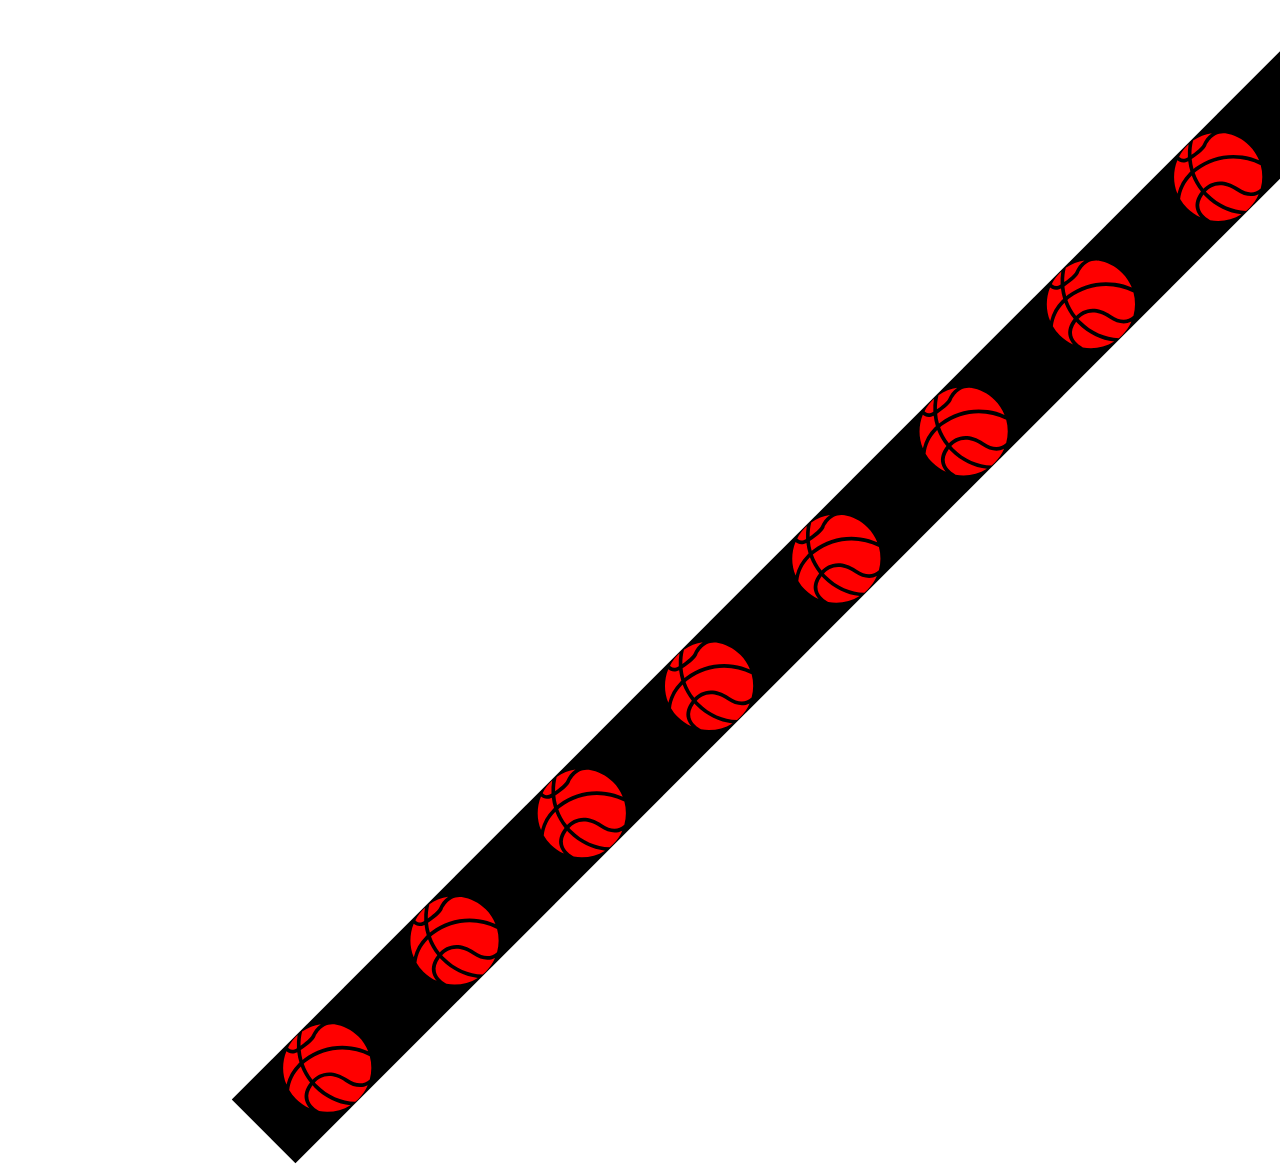
<file: index.html>
<!DOCTYPE html>
<html lang="en">
<head>
    <meta charset="UTF-8">
    <meta name="viewport" content="width=device-width, initial-scale=1.0">
    <meta http-equiv="X-UA-Compatible" content="ie=edge">
    <title>Bball Pattern</title>
    <link rel="stylesheet" href="style.css">
</head>
<body>


    <div id="black-row"></div>

    <script src="jq.js"></script>

        <!-- <svg class="testbball spin move" viewBox="0 0 1000 1000" version="1.1" xmlns="http://www.w3.org/2000/svg" xmlns:xlink="http://www.w3.org/1999/xlink" xml:space="preserve">
            <g><g><g><path d="M386,287.8c-13.2-1.9-26.3-3.3-39-4.3c-28.8,60.1-48.2,125.4-56.5,194.2c88.1-0.3,234.8,36.1,281.7,268.3c23,114.9,78.1,173.5,170.3,179.9c76.1-43.4,139.4-106.6,183-182.6C849.9,508.7,646.3,325.2,386,287.8z"/><path d="M245.7,522.4c-67.2,10.2-114,36.8-139.3,78.9C70.7,660.8,85.1,738.9,95.7,777c68.2,99.3,172,172.3,293.1,200.4c-90.8-113.7-143.9-260.1-143.9-423.8C244.9,543.1,245.2,532.8,245.7,522.4z"/><path d="M322.8,241c18.5-34.8,40-67.8,64.2-98.7c-57.8-20.2-75.5-62.5-77.3-93.8c-118.3,50-213,145-262.3,263.7c75.2-46.8,161.3-71.5,256.1-71.5C309.9,240.7,316.4,240.9,322.8,241z"/><path d="M248.9,480.6c7.7-70.1,26.2-137,53.9-198.9c-110.1,0.2-202,34.6-276.9,94.2c-10.5,39.6-16,81.3-16,124.3c0,62.4,11.7,122.1,32.9,177.1c1.9-32.2,9.7-66.1,28.2-97C104.1,525.1,164,491.6,248.9,480.6z"/><path d="M415.9,108c32.4-36.2,68.8-68.9,108.3-97.2c-8.1-0.4-16.2-0.6-24.2-0.6c-93.9,0-148.8,25.6-148.8,25.6C350.3,41.6,344.4,91.7,415.9,108z"/><path d="M897.6,213.8l-0.8,0.6C805,99.7,656.8,159.4,655.2,160c-40.3,16.7-113.8,14.3-224.4-7.1c-23.7,28.3-44.8,58.9-63.2,91.3c8,0.8,16.1,1.8,24.3,2.9C578.8,274,744,372.1,857.1,523.1c39.4,52.6,70.8,109.4,93.8,168.9c25.2-58.9,39.1-123.8,39.1-191.8C989.9,393.2,955.7,294.3,897.6,213.8z"/><path d="M639.5,122.2c34.2-14.2,92.7-26.3,153.2-14.8c-59.5-44.6-129.5-75.7-205.6-89.4c-45.6,27.8-87.3,61.2-124.3,99.3C570.9,136.1,618.6,130.8,639.5,122.2z"/><path d="M532,754.1c-40.7-202.2-161.2-237.2-245.1-235.5c-0.7,11.6-1,23.1-1,34.8c0,168.6,60.5,321.4,165.6,434.1c15.9,1.5,32.1,2.3,48.5,2.3c63.7,0,124.8-12.2,180.7-34.4C603.6,929.9,553.7,862.5,532,754.1z"/></g></g><g></g><g></g><g></g><g></g><g></g><g></g><g></g><g></g><g></g><g></g><g></g><g></g><g></g><g></g><g></g></g>
        </svg> -->


    <script>

        var blackBar = document.getElementById('black-row');
        blackBar.style.width = window.innerHeight * 2+'px';

        window.addEventListener("resize", function(e){
            blackBar.style.width = window.innerHeight * 2+'px';
            // console.log('resize');
            // console.log(blackBar.style.width);
            // console.log(window.innerHeight)
            // $('#black-row > .ball').width(blackBar.style.width);
        })

        function appendWhiteBalls(){
            var bball = `<svg class="bball" viewBox="0 0 1000 1000" version="1.1" xmlns="http://www.w3.org/2000/svg" xmlns:xlink="http://www.w3.org/1999/xlink" xml:space="preserve">
                    <g><g><g><path d="M386,287.8c-13.2-1.9-26.3-3.3-39-4.3c-28.8,60.1-48.2,125.4-56.5,194.2c88.1-0.3,234.8,36.1,281.7,268.3c23,114.9,78.1,173.5,170.3,179.9c76.1-43.4,139.4-106.6,183-182.6C849.9,508.7,646.3,325.2,386,287.8z"/><path d="M245.7,522.4c-67.2,10.2-114,36.8-139.3,78.9C70.7,660.8,85.1,738.9,95.7,777c68.2,99.3,172,172.3,293.1,200.4c-90.8-113.7-143.9-260.1-143.9-423.8C244.9,543.1,245.2,532.8,245.7,522.4z"/><path d="M322.8,241c18.5-34.8,40-67.8,64.2-98.7c-57.8-20.2-75.5-62.5-77.3-93.8c-118.3,50-213,145-262.3,263.7c75.2-46.8,161.3-71.5,256.1-71.5C309.9,240.7,316.4,240.9,322.8,241z"/><path d="M248.9,480.6c7.7-70.1,26.2-137,53.9-198.9c-110.1,0.2-202,34.6-276.9,94.2c-10.5,39.6-16,81.3-16,124.3c0,62.4,11.7,122.1,32.9,177.1c1.9-32.2,9.7-66.1,28.2-97C104.1,525.1,164,491.6,248.9,480.6z"/><path d="M415.9,108c32.4-36.2,68.8-68.9,108.3-97.2c-8.1-0.4-16.2-0.6-24.2-0.6c-93.9,0-148.8,25.6-148.8,25.6C350.3,41.6,344.4,91.7,415.9,108z"/><path d="M897.6,213.8l-0.8,0.6C805,99.7,656.8,159.4,655.2,160c-40.3,16.7-113.8,14.3-224.4-7.1c-23.7,28.3-44.8,58.9-63.2,91.3c8,0.8,16.1,1.8,24.3,2.9C578.8,274,744,372.1,857.1,523.1c39.4,52.6,70.8,109.4,93.8,168.9c25.2-58.9,39.1-123.8,39.1-191.8C989.9,393.2,955.7,294.3,897.6,213.8z"/><path d="M639.5,122.2c34.2-14.2,92.7-26.3,153.2-14.8c-59.5-44.6-129.5-75.7-205.6-89.4c-45.6,27.8-87.3,61.2-124.3,99.3C570.9,136.1,618.6,130.8,639.5,122.2z"/><path d="M532,754.1c-40.7-202.2-161.2-237.2-245.1-235.5c-0.7,11.6-1,23.1-1,34.8c0,168.6,60.5,321.4,165.6,434.1c15.9,1.5,32.1,2.3,48.5,2.3c63.7,0,124.8-12.2,180.7-34.4C603.6,929.9,553.7,862.5,532,754.1z"/></g></g><g></g><g></g><g></g><g></g><g></g><g></g><g></g><g></g><g></g><g></g><g></g><g></g><g></g><g></g><g></g></g>
                    </svg>`;
        
            for(var i = 0; i < 10; i ++){
                console.log("inner loop");
                $('#black-row').append(bball);
                var ball = $('#black-row > .bball:last')
                // ball.addClass('move');
                ball.addClass('spin');
                // if(i % 2 == 0) {
                //     ball.addClass('spin');
                // } else {
                //     ball.addClass('backspin');
                // }
                
            }
        }

        appendWhiteBalls();
        
    </script>
</body>
</html>
</file>
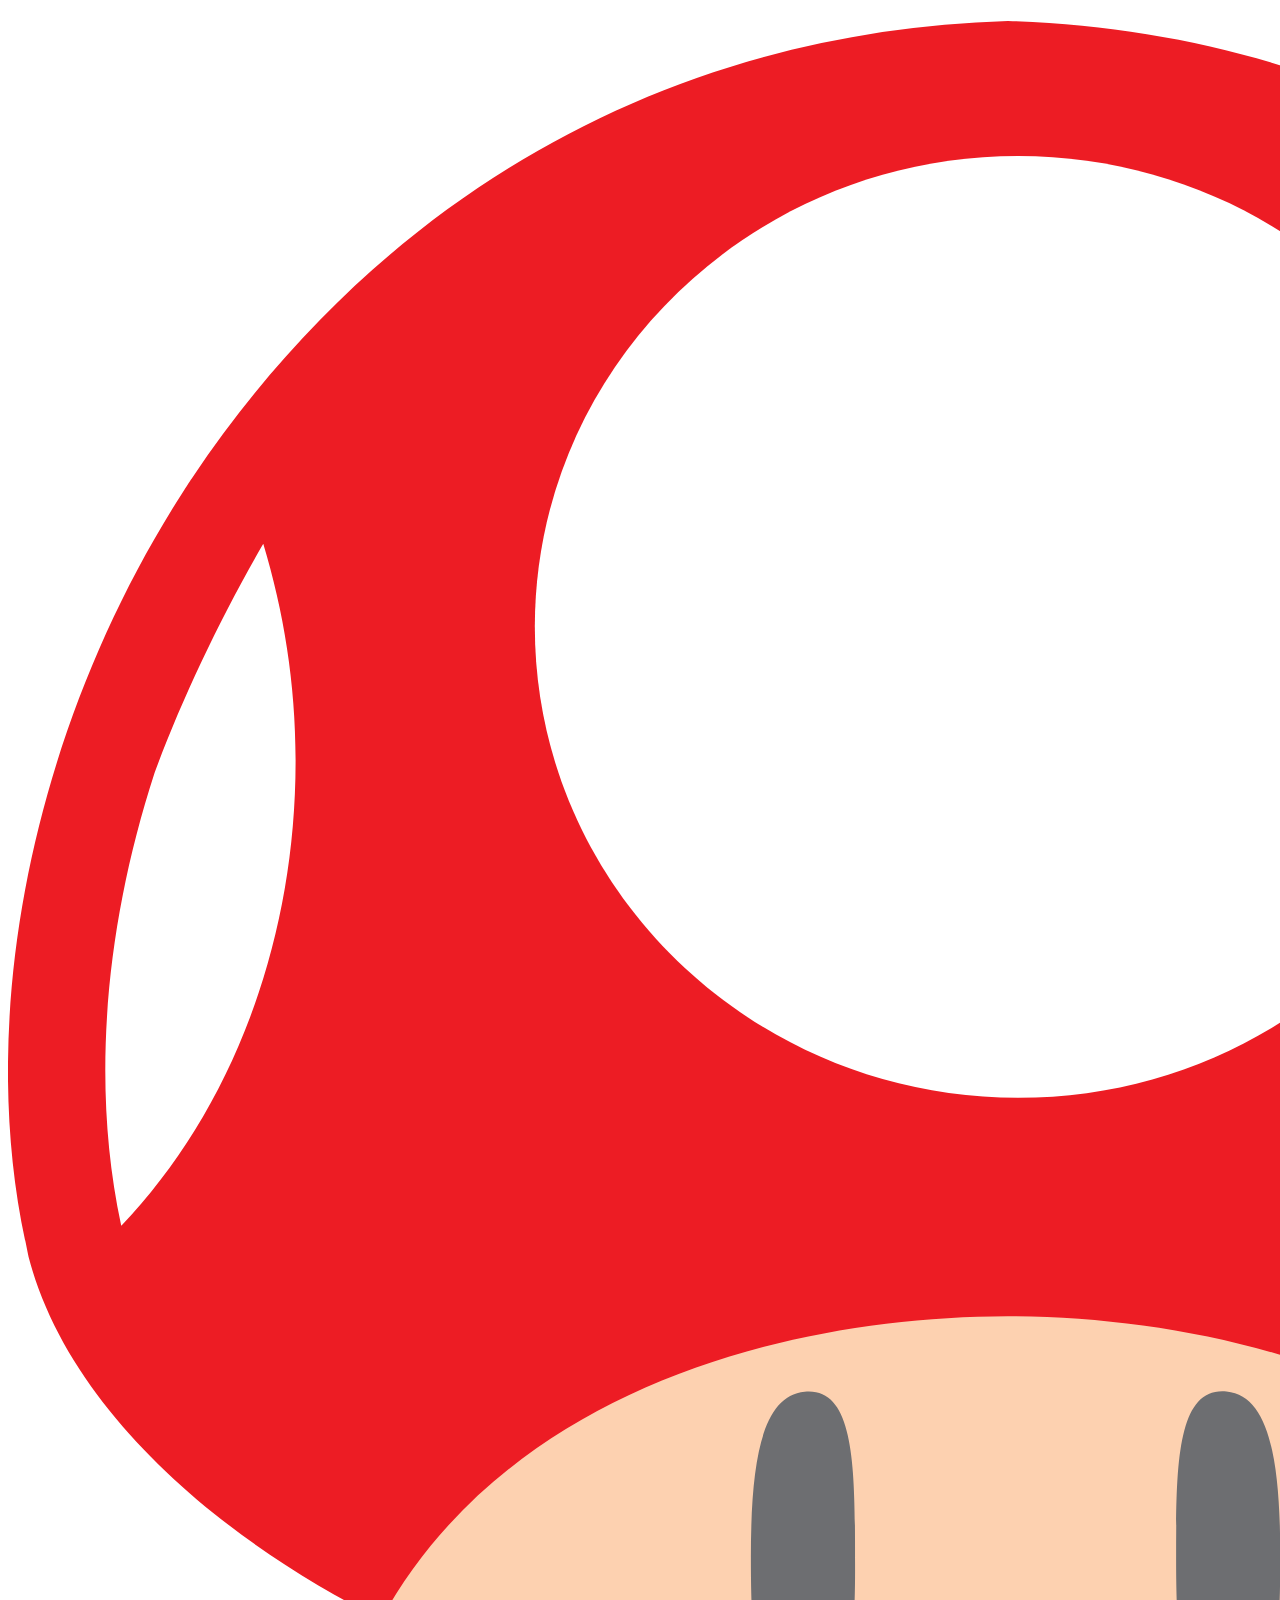
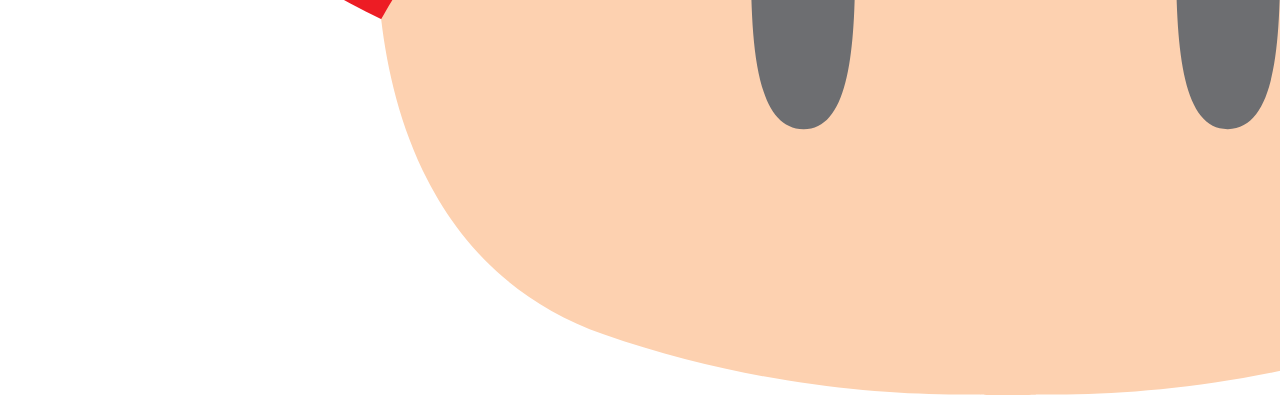
<file: shrum.htm>
<!-- saved from url=(0147)http://vignette1.wikia.nocookie.net/nintendo/images/9/9c/Artwork_-_SUPER_MUSHROOM_%28Simple%29.svg/revision/latest?cb=20160716213644&path-prefix=en -->
<html><head><meta http-equiv="Content-Type" content="text/html; charset=windows-1252"></head><body><svg version="1.1" id="Layer_1" xmlns="http://www.w3.org/2000/svg" xmlns:xlink="http://www.w3.org/1999/xlink" x="0px" y="0px" viewBox="0 0 698.9 689.8" style="enable-background:new 0 0 698.9 689.8;" xml:space="preserve">
<style type="text/css">
	.A{fill:#ED1C24;}
	.B{fill:#FFFFFF;}
	.C{fill:#FDD1B0;}
	.D{fill:#6D6E71;}

	svg {
		width: 2000;
		height: 2000;
	}
</style>
<g id="スーパーキノコ">
	<path class="A" d="M637.1,163.7c0,0-2.6-3.8-2.7-4.1C568,60.2,466.8,3.5,349.4,0C232,3.5,130.9,60.2,64.4,159.6
		c-0.2,0.2-2.7,4.1-2.7,4.1C9.8,244-11.5,344.4,6,426.2V426c0.4,1.9,0.7,3.7,1.2,5.9C22,488.7,80.8,534.3,130.5,558.5
		c57.6-70.8,132.5-105.1,219.4-105.3c87,0.2,158.9,28.1,218.5,105.3c49.7-24.2,108.5-69.8,123.2-126.6c0.5-2.1,0.9-4,1.2-5.9
		l0.1,0.1C710.4,344.4,689,244,637.1,163.7"></path>
	<path class="B" d="M39.6,421l-0.1-0.4c-3.7-17.2-5.5-35.4-5.5-54c0-33.8,6-69.3,17.2-103.8c8.8-24.1,23-54.4,38-80.1
		c7.1,23.5,11.3,48.9,11.3,75.5C100.6,323.6,76.9,382,39.6,421"></path>
	<path class="B" d="M353,376.3c-93.3,0-168.9-73.7-168.9-164.6S259.7,47.2,353,47.2c93.3,0,168.9,73.7,168.9,164.5
		S446.3,376.3,353,376.3"></path>
	<path class="B" d="M663.4,420.1c0,0.1,0,0.2,0,0.4c-37-39-60.6-97.1-60.6-162.3c0-26.3,4-51.5,11-74.8
		c15.8,27.1,30.6,59.1,39.1,83.5c10.4,32.9,15.9,66.6,15.9,99C668.9,384.4,667.1,402.6,663.4,420.1"></path>
	<path class="C" d="M349.3,452.6c-79,0.2-175.4,26.7-218.9,105.9c4.6,39.2,21.8,90.4,77.7,110.1c44.8,15.8,90.1,20.8,120.7,21
		c0.1,0,10.8,0,10.8,0c0.2,0.2,9.8,0.2,9.8,0.2s9.6,0,9.9-0.2c0,0,10.7,0,10.7,0c30.6-0.2,75.9-5.2,120.6-21
		c55.9-19.7,73.1-70.9,77.7-110.1C524.8,479.3,428.4,452.8,349.3,452.6"></path>
	<path class="D" d="M278,596.9c-16.3-0.2-18.4-27.7-18.4-60.1c0-32.5,3.5-56.4,18.8-57.8c17.6-1.7,17.6,26.5,17.6,59
		C296.2,570.5,293.5,597,278,596.9"></path>
	<path class="D" d="M426.3,596.9c-15.5,0.1-18.1-26.4-18.1-59c0-32.5,0-60.7,17.6-59c15.3,1.4,18.8,25.3,18.8,57.8
		C444.6,569.2,442.5,596.6,426.3,596.9"></path>
</g>
</svg></body></html>
</file>
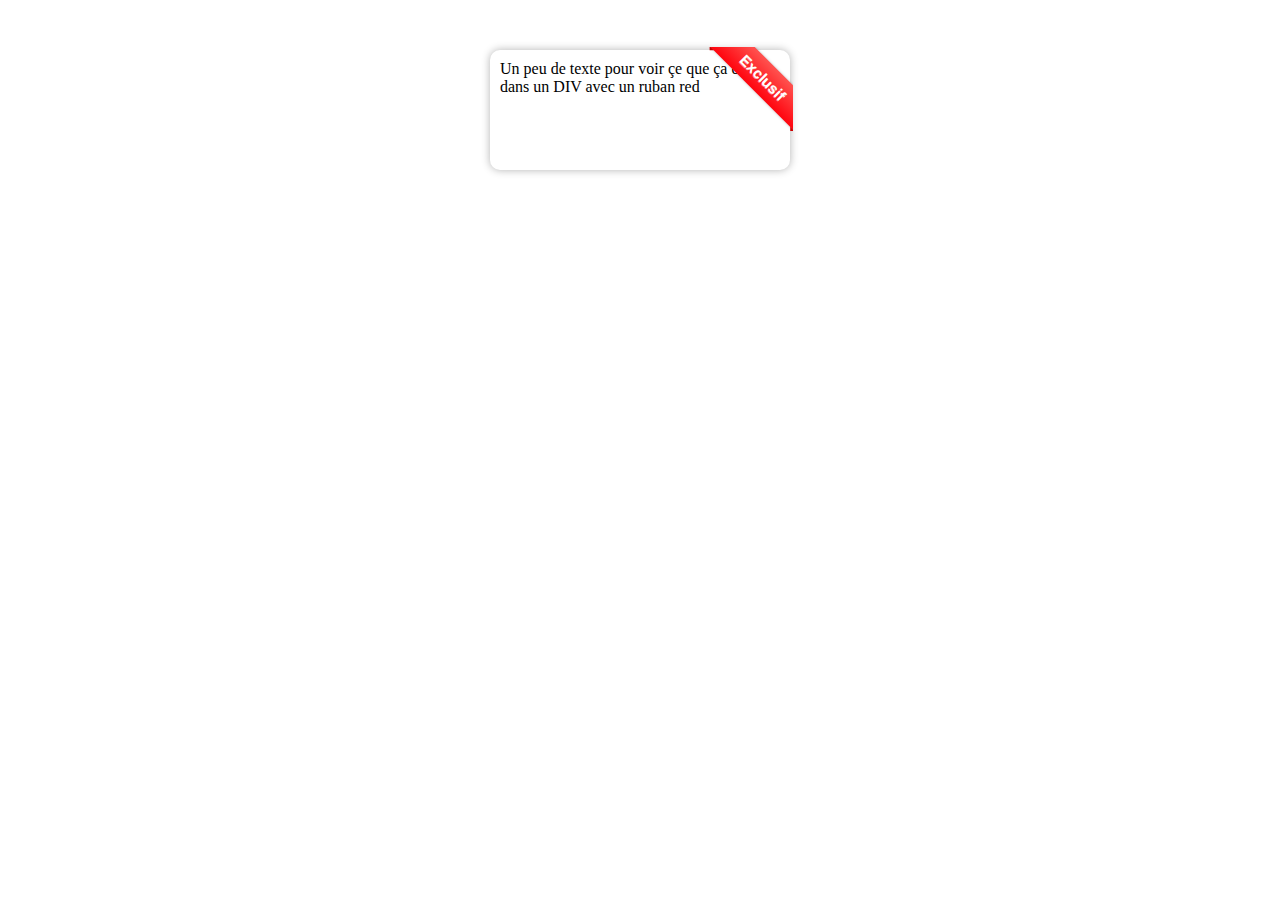
<file: test.html>
<!DOCTYPE html>
<html lang="en">
<head>
    <meta charset="UTF-8">
    <meta name="viewport" content="width=device-width, initial-scale=1.0">
    <meta http-equiv="X-UA-Compatible" content="ie=edge">
    <title>Document</title>
    <link rel="stylesheet" href="test.css">
</head>
<body>
    <div class="mycustomwrapper">
        Un peu de texte pour voir çe que ça donne dans un DIV
        avec un ruban red
        <div class="ribbon-wrapper">
            <div class="ribbon red">Exclusif</div>
        </div>
    </div>
</body>
</html>
</file>
<file: style.css>
* {
    padding: 0;
    margin: 0;
}

#black-row {
    transform: rotate(-45deg);
    background-color: black;
    height: 10vh;
    position: relative;
    top: 50vh;
}

.bball {
    transform-origin: center;
}

#black-row .bball {
    fill: red;
    height: 10vh;
    width: 10%;
    position: relative;
}

.testbball {
    height: 100px;
    width: 100px;
    position: relative;
}

.spin {
    -webkit-animation: spin 3s infinite linear; 
    -moz-animation:    spin 3s infinite linear; 
    -o-animation:      spin 3s infinite linear; 
    animation:         spin 3s infinite linear; 
}

.backspin {
    -webkit-animation: spin 3s infinite linear reverse; 
    -moz-animation:    spin 3s infinite linear reverse; 
    -o-animation:      spin 3s infinite linear reverse; 
    animation:         spin 3s infinite linear reverse;
}

.move {
    -webkit-animation: move 3s infinite linear; 
    -moz-animation:    move 3s infinite linear; 
    -o-animation:      move 3s infinite linear; 
    animation:         move 3s infinite linear;
}

@keyframes spin {
    from {
        transform: rotate(0);
        /* translate(0 0 100% 0) */
        /* left: 100%;
        top: 0; */
    }
    to {
        transform: rotate(360deg);
        /* translate(100vh 0 0 0)  */
        /* left: 0;
        top: 100vh; */
    }
}

@keyframes move {
    from {
        /* transform:translate(0, 0); */
        left: 100%;
        top: 0;
    }
    to {
        /* transform:translate(2, 1); */
        left: 0;
        top: 100vh;
    }
}
</file>
<file: test.css>
/*
    Ribbons
    Source: http://blogabill.billiouw.com/un-ruban-diagonal-en-css3-diagonal-ribbon-in-css3/
*/

.mycustomwrapper {
    margin: 50px auto;
    padding: 10px;
    width: 280px;
    min-height: 100px;
    background: white;
    border-radius: 10px;
    -webkit-box-shadow: 0px 0px 8px rgba(0,0,0,0.3);
    -moz-box-shadow:    0px 0px 8px rgba(0,0,0,0.3);
    box-shadow:         0px 0px 8px rgba(0,0,0,0.3);
    position: relative;
    z-index: 90;
  }
  
  .ribbon-wrapper {
      width: 85px;
      height: 88px;
      overflow: hidden;
      position: absolute;
      top: -3px;
      right: -3px;
  }
  
  .ribbon {
      font: bold 15px Sans-Serif;
      color: #333;
      text-align: center;
      text-shadow: rgba(255,255,255,0.5) 0px 1px 0px;
      -webkit-transform: rotate(45deg);
      -moz-transform:    rotate(45deg);
      -ms-transform:     rotate(45deg);
      -o-transform:      rotate(45deg);
      position: relative;
      padding: 7px 0;
      left: -5px;
      top: 15px;
      width: 120px;
      -webkit-box-shadow: 0px 0px 3px rgba(0,0,0,0.3);
      -moz-box-shadow:    0px 0px 3px rgba(0,0,0,0.3);
      box-shadow:         0px 0px 3px rgba(0,0,0,0.3);
  }
  
  .ribbon:before, .ribbon:after {
      content: "";
      border-left:  3px solid transparent;
      border-right: 3px solid transparent;
      position:absolute;
      bottom: -3px;
  }
  
  .ribbon:before {
      left: 0;
  }
  .ribbon:after {
      right: 0;
  }
  
  .ribbon.green:before, .ribbon.green:after {
      border-top:   3px solid #6e8900;
  }
  
  .ribbon.green {
      background-color: #BFDC7A;
      background-image: -webkit-gradient(linear, left top, left bottom, from(#BFDC7A), to(#8EBF45));
      background-image: -webkit-linear-gradient(top, #BFDC7A, #8EBF45);
      background-image:    -moz-linear-gradient(top, #BFDC7A, #8EBF45);
      background-image:     -ms-linear-gradient(top, #BFDC7A, #8EBF45);
      background-image:      -o-linear-gradient(top, #BFDC7A, #8EBF45);
      color: #6a6340;
  }
  
  .ribbon.red:before, .ribbon.red:after {
      border-top:   3px solid #CC0000;
  }
  
  .ribbon.red {
      background-color: #ff524f;
      background-image: -webkit-gradient(linear, left top, left bottom, from(#ff524f), to(#FF050F));
      background-image: -webkit-linear-gradient(top, #ff524f, #FF050F);
      background-image:    -moz-linear-gradient(top, #ff524f, #FF050F);
      background-image:     -ms-linear-gradient(top, #ff524f, #FF050F);
      background-image:      -o-linear-gradient(top, #ff524f, #FF050F);
      color: #fff;
  }
  
  .ribbon.blue:before, .ribbon.blue:after {
      border-top:   3px solid #CC0000;
  }
  
  .ribbon.blue {
      background-color: #ADDDE7;
      background-image: -webkit-gradient(linear, left top, left bottom, from(#BFDC7A), to(#8EBF45));
      background-image: -webkit-linear-gradient(top, #ADDDE7, #89AFB7);
      background-image:    -moz-linear-gradient(top, #ADDDE7, #89AFB7);
      background-image:     -ms-linear-gradient(top, #ADDDE7, #89AFB7);
      background-image:      -o-linear-gradient(top, #ADDDE7, #89AFB7);
      color: #6a6340;
  }
</file>
